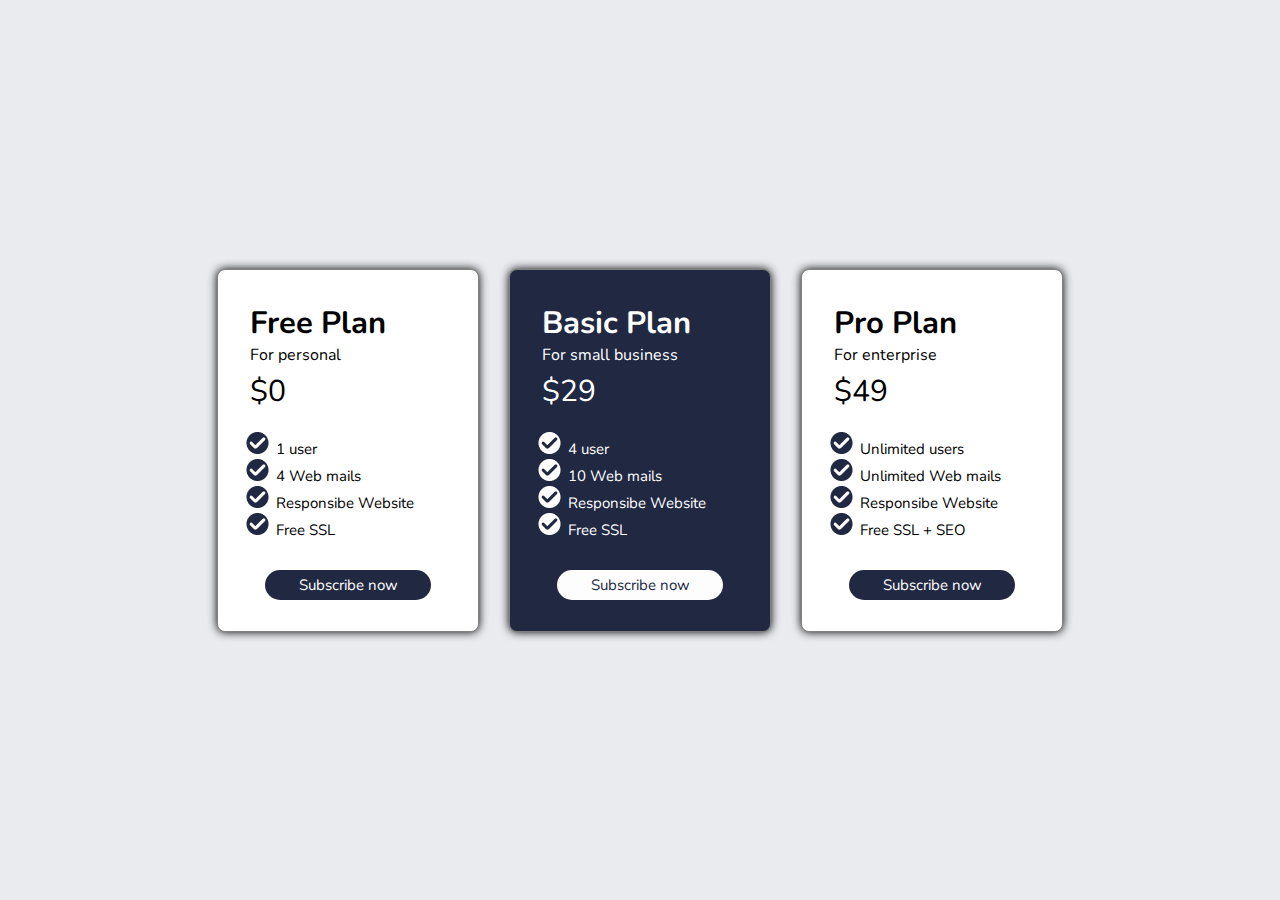
<file: Flexbox in CSS/Q-4/index.html>
<!DOCTYPE html>
<html lang="en">
<head>
    <meta charset="UTF-8">
    <meta name="viewport" content="width=device-width, initial-scale=1.0">
   <!-- font style link -->
    <link rel="preconnect" href="https://fonts.googleapis.com">
    <link rel="preconnect" href="https://fonts.gstatic.com" crossorigin>
    <link href="https://fonts.googleapis.com/css2?family=Montserrat:ital,wght@0,300;0,400;0,600;1,400;1,600&family=Nunito:wght@500&family=Oswald:wght@200&display=swap" rel="stylesheet">
    <!-- link style.css -->
    <link rel="stylesheet" href="style.css">

    <title>card</title>
</head>
<!--Q.4 A client of your wants to add a pricing on their website to showcase their newly introduced premium plans.
 You have to build the pricing section for their business. They have provided you with the figma design for the same. -->
<body>
    <!-- container -->
    <div class="container">
        <!-- first section -->
        <section class="first-card section-card">
            <!-- card header -->
         <header class="card-header">
                    <h1>Free Plan</h1>
                    <p>For personal</p>
                    <!-- price -->
                    <div class="price">
                        $0
                    </div>
                </header>
            <!-- card details -->
            <div class="card-details">
                  <ul>
                    <li>1 user</li>
                    <li>4 Web mails</li>
                    <li>Responsibe Website</li>
                    <li>Free SSL</li>
                  </ul>
            </div>
            <!-- subscribe button -->
            <div class="subscribe">
                  <a href="#" class="a">Subscribe  now</a>
                </div>
            </section>



            <section class="second-card section-card">
                <!-- card header -->
             <header class="card-header">
                        <h1>Basic Plan</h1>
                        <p>For small business</p>
                        <!-- price -->
                        <div class="price">
                            $29
                        </div>
                    </header>
                <!-- card details -->
                <div class="card-details">
                      <ul>
                        <li>4 user</li>
                        <li>10 Web mails</li>
                        <li>Responsibe Website</li>
                        <li>Free SSL</li>
                      </ul>
                </div>
                <!-- subscribe button -->
                <div class="subscribe">
                      <a href="#" class="a">Subscribe  now</a>
                    </div>
                </section>


                <section class="third-card section-card">
                    <!-- card header -->
                 <header class="card-header">
                            <h1>Pro Plan</h1>
                            <p>For enterprise</p>
                            <!-- price -->
                            <div class="price">
                                $49
                            </div>
                        </header>
                    <!-- card details -->
                    <div class="card-details">
                          <ul>
                            <li>Unlimited users</li>
                            <li>Unlimited Web mails</li>
                            <li>Responsibe Website</li>
                            <li>Free SSL + SEO</li>
                          </ul>
                    </div>
                    <!-- subscribe button -->
                    <div class="subscribe">
                          <a href="#" class="a">Subscribe  now</a>
                        </div>
                    </section>
    </div>
    
</body>
</html>
</file>
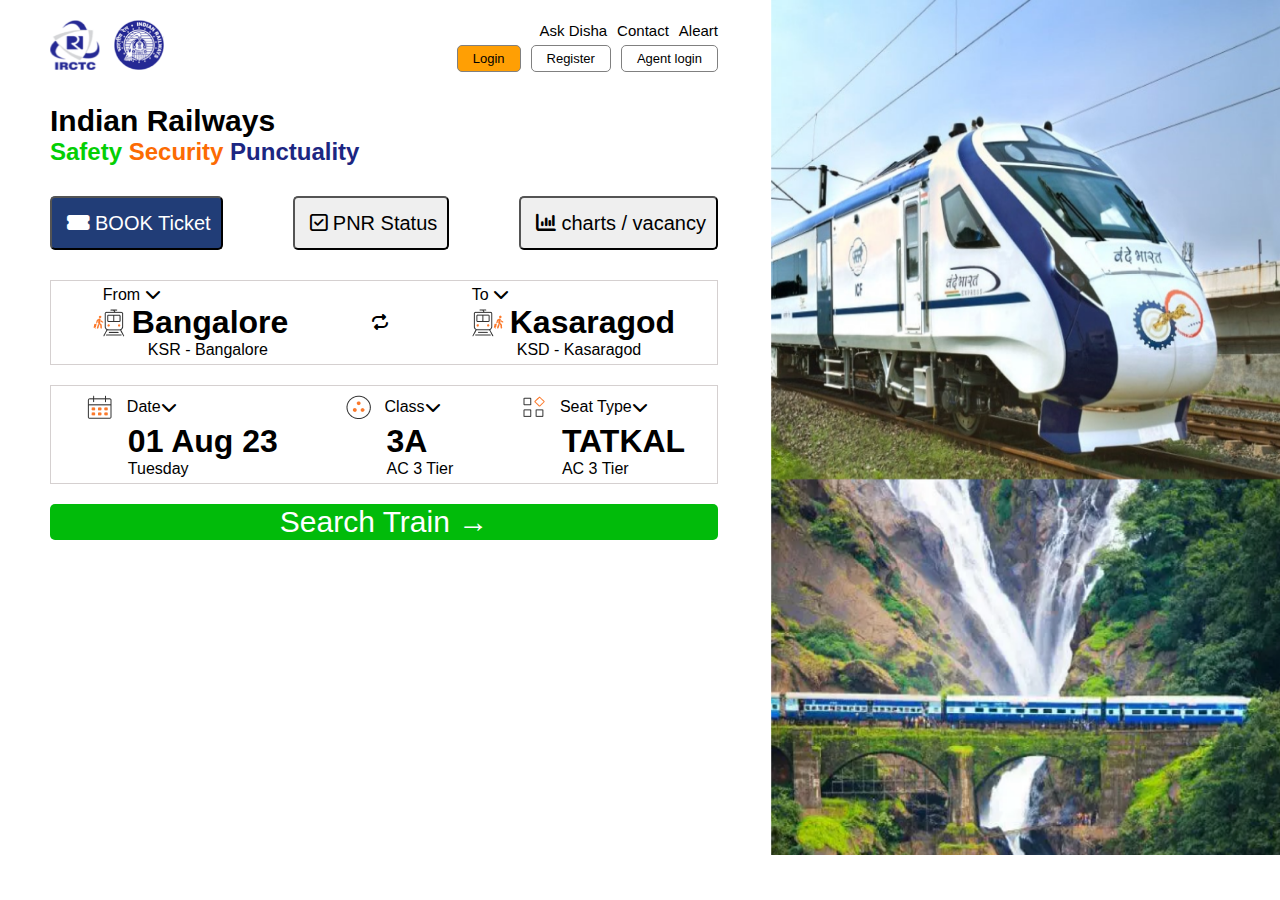
<file: Flexbox in CSS/Q-5/index.html>
<!DOCTYPE html>
<html lang="en">
<head>
    <meta charset="UTF-8">
    <meta name="viewport" content="width=device-width, initial-scale=1.0">
    <title>IRCTC</title>
    <link rel="stylesheet" href="./style.css">
    <!-- link for icon -->
    <link rel="stylesheet" href="https://cdnjs.cloudflare.com/ajax/libs/font-awesome/6.4.2/css/all.min.css">
</head>
<!-- Q.5 Build a clone of the IRCTC Ticket booking page -->
<body>
    <!-- container for irctc -->
    <div class="Container">
        <Section class="LeftContainer">
            <header>
                <!-- section for right container logo -->
                <div class="LeftContainerLogo">
                    <img src="./assests/Irctc.png" alt="Irctc image"/>
                    <img src="./assests/Indian railway.png" alt="Irctc image"/>
                </div>
                 <!-- section for left container option -->
     <div class="LeftContainerOption">
              <ul>
                <li><a href="#">Ask Disha</a></li>
                <li><a href="#">Contact</a></li>
                <li><a href="#">Aleart</a></li>
              </ul>
               <!-- section for left container group button -->
         <div class="GroupButton">
            <button>Login</button>
            <button>Register</button>
             <button>Agent login</button>
        </div>
      </div>
            </header>
            <!-- main section -->
            <main class="LeftContainerMain-area">
                <!-- title -->
              <div class="Main-areaTitle">
                <h1>Indian Railways</h1>
                <h2><span style="color:rgb(4, 207, 4)">Safety</span> <span style="color:rgb(252, 107, 3)">Security</span> <span style="color:rgb(28, 38, 130)">Punctuality</span></h2>
              </div>
        <!-- main area options -->
         <div class="Main-areaOption">
            <button><i class="fa-solid fa-ticket-simple"></i>BOOK Ticket</button>
            <button><i class="fa-regular fa-square-check"></i>PNR Status</button>
            <button><i class="fa-solid fa-chart-column"></i>charts / vacancy</button>
         </div>
        <!-- main area search- Bangaloreh train first option-->
        <div class="Main-areaSearchTrain1 where-to-where">
            <div class="SearchTrain1-form">
               <p> From <i class="fa-solid fa-chevron-down"></i></p>
            <h1><img src="./assests/form.png" alt="form station">Bangalore</h1>
            <p>KSR - Bangalore</p>
            </div>
            <!-- from to arrow -->
            <div>
                <i class="fa-solid fa-repeat"></i>
            </div>
            <!-- main area search - Kasaragod train first option-->
            <div class="SearchTrain1-to">
                <p>To  <i class="fa-solid fa-chevron-down"></i></p>
                <h1> <img src="assests/to.png" alt="to station">Kasaragod</h1>
                <p>KSD - Kasaragod</p>

            </div>
        </div>
        <!-- main area search - Bangaloreh train secont option-->
        <div class="Main-areaSearchTrain2 where-to-where">
        
            <div class="SearchTrain2-date">
                
            <p><img src="./assests/date.png" alt="choose date"> Date <i class="fa-solid fa-chevron-down"></i></p>
            <h1>01 Aug 23</h1>
            <p>Tuesday</p>
            </div>
            <div class="SearchTrain2-class">
              <p> <img src="./assests/class.png" alt="choose class">Class<i class="fa-solid fa-chevron-down"></i></p>
                <h1>3A</h1>
                <p>AC 3 Tier</p>

            </div>
            <div class="SearchTrain2-seat-type">
               <p>  <img src="./assests/seat-type.png" alt="choose seat type"> Seat Type <i class="fa-solid fa-chevron-down"></i></p>
                <h1>TATKAL</h1>
                <p>AC 3 Tier</p>
            </div>
        </div>
            <!-- search train button -->
            <div class="searchbutton">
                <button>Search Train &rarr;</button>
            </div>
            </main>

        </Section>

        
<!-- section for right container -->
        <section class="RightContainer">
            <!-- section for right container -->
        <div class="RightContainerImage">
            <img src="./assests/train.png" alt="train" />
        </div>
        </section>

    </div>
</body>
</html>
</file>
<file: Flexbox in CSS/Q-4/style.css>
*{
    margin:0px;
    padding:0px;
    outline:0px;
    box-sizing: border-box;
}

.container{
    height: 100vh;
    width:100vw;
    background-color: rgb(233, 235, 239);
    font-family: 'Nunito', sans-serif;
    display: flex;
    justify-content:center;
    align-items: center;
    gap:30px;
    flex-wrap: wrap;
}
    
.section-card{
width:262px;
height:363px;
padding: 32px;
border-radius: 8px;
background-color: #fff;
border:1px solid gray;
box-shadow: 0px 0px 10px 0px black;

}

.section-card header h1{
    font-size: 31px;
}
.section-card header .price{
    font-size:30px;
    margin:5px 0px;
}
.section-card .card-details ul{
    font-size:15px;
    margin:20px 26px;
}
.section-card .card-details ul{
    list-style-image:url('assests/check-mark 1.png')
}
.section-card .subscribe{
    display: flex;
    justify-content: center;
    margin:30px 15px;
    padding:5px 0px;
    border-radius: 50px;
    background-color:#202842;
}
.section-card .subscribe a{
    font-size:15px;
    color:white;
    text-decoration: none;
   
}

/* some different style for second card */
.second-card{
    width:262px;
    height:363px;
    padding: 32px;
    border-radius: 8px;
    color:white;
    background-color: #202842;
    border:1px solid gray;
    box-shadow: 0px 0px 10px 0px black;
    
    }

.second-card .subscribe{
    display: flex;
    justify-content: center;
    margin:30px 15px;
    padding:5px 0px;
    border-radius: 50px;
    background-color:#fdfdfd;
}
.second-card .subscribe a{
    font-size:15px;
    color:#202842;;
    text-decoration: none;
   
}
.second-card .card-details ul{
    list-style-image:url('assests/check-mark 2.png')
}
</file>
<file: Flexbox in CSS/Q-5/style.css>
/* browser reset */
*{
  margin:0px;
  Padding:0px;
  outline:0px;
  box-sizing: border-box;
}
.Container{
  height:100vh;
  display: flex;
  font-family: Arial, Helvetica, sans-serif;
}
.LeftContainer{
  width:60%;
  padding:20px 50px 20px 50px;
}
.RightContainer{
  width:40%;
}
.RightContainerImage img{
  width:100%;
  height:95vh;
}
/* style for header */
.LeftContainer header{
  display: flex;
  justify-content: space-between;
  align-items: center;
}
.LeftContainerLogo img{
  width:50px;
  height:50px;
  
 
}
.LeftContainerLogo img:nth-child(1){
  margin-right: 10px;
}
.LeftContainerOption{
  display: flex;
  flex-direction: column;

}
.LeftContainerOption ul{
  display: flex;
  align-items: center;
  align-self: flex-end;
  gap:10px;
  list-style: none;

}
.LeftContainerOption ul li a{
  color:black;
  text-decoration: none;
  font-size: 15px;
}
.GroupButton{
  display: flex;
  align-items: center;
  gap:10px;
  margin-top: 5px;
}
.GroupButton button{
  padding: 5px 15px;
  background-color:white;
  border: 1px solid gray;
  border-radius: 5px;
  font-size:13px;
  
}
.GroupButton button:nth-child(1){
  background-color: #ff9f04;
}
/* style for main area title */
.LeftContainerMain-area{
  margin-top:30px;
}
.Main-areaTitle h1{
  font-size: 30px;
 }
 /*  main area options button group  */
 .Main-areaOption{
display: flex;
justify-content: space-between;
margin:30px 0px 30px 0px;

 }
 .Main-areaOption button{

font-size:20px;
padding:10px;
border-radius:5px;
 }
 .Main-areaOption button i{
  padding:5px;
 }
 .Main-areaOption button:nth-child(1){
  background-color: #213D77;
  color:white;
 }
 /* main area search- Bangaloreh train first option */
 .where-to-where{
  display:flex;
  margin-bottom: 20px;
  padding: 5px 0px;
  justify-content: space-around;
  align-items: center;
  border:1px solid rgb(213, 208, 208);

 }
 .SearchTrain1-form p{
  margin-left:10px;
 }
 .SearchTrain1-form h1{
  display:flex;
  align-items: center;
  gap:5px;
 }
 .SearchTrain1-form p{
  align-self: center;
  margin:0px 5px;
 }
 .SearchTrain1-to h1{
  display: flex;
  align-items: center;
gap:5px;
 }
 .SearchTrain1-form p{
  margin-left:10px;
 }
 /* style for Main-areaSearchTrain2  */
 .SearchTrain2-date p:first-child{
display: flex;
align-items: center;
 }
 .SearchTrain2-date p img{
  padding-right:10px;
 }
 .SearchTrain2-date h1,p:last-child{
   padding-left:45px;
 }
/* style for class */
 .SearchTrain2-class p:first-child{
  display: flex;
  align-items: center;
   }
   .SearchTrain2-class p img{
    padding-right:10px;
   }
   .SearchTrain2-class h1,p:last-child{
     padding-left:45px;
   }
   /* style for seat type*/
   .SearchTrain2-seat-type p:first-child{
    display: flex;
    align-items: center;
     }
     .SearchTrain2-seat-type p img{
      padding-right:10px;
     }
     .SearchTrain2-seat-type h1,p:last-child{
       padding-left:45px;
     }
     /* style for left container train search button */
    .LeftContainerMain-area .searchbutton {
      display: flex;
      justify-content: center;
      font-size:bold;
      background-color:#01BB0A;
      border-radius: 5px;
    }
    .LeftContainerMain-area .searchbutton button{
      font-size: 30px;
      background-color:#01BB0A;
       border:1px solid #01BB0A;
      color:white;
    }
</file>
